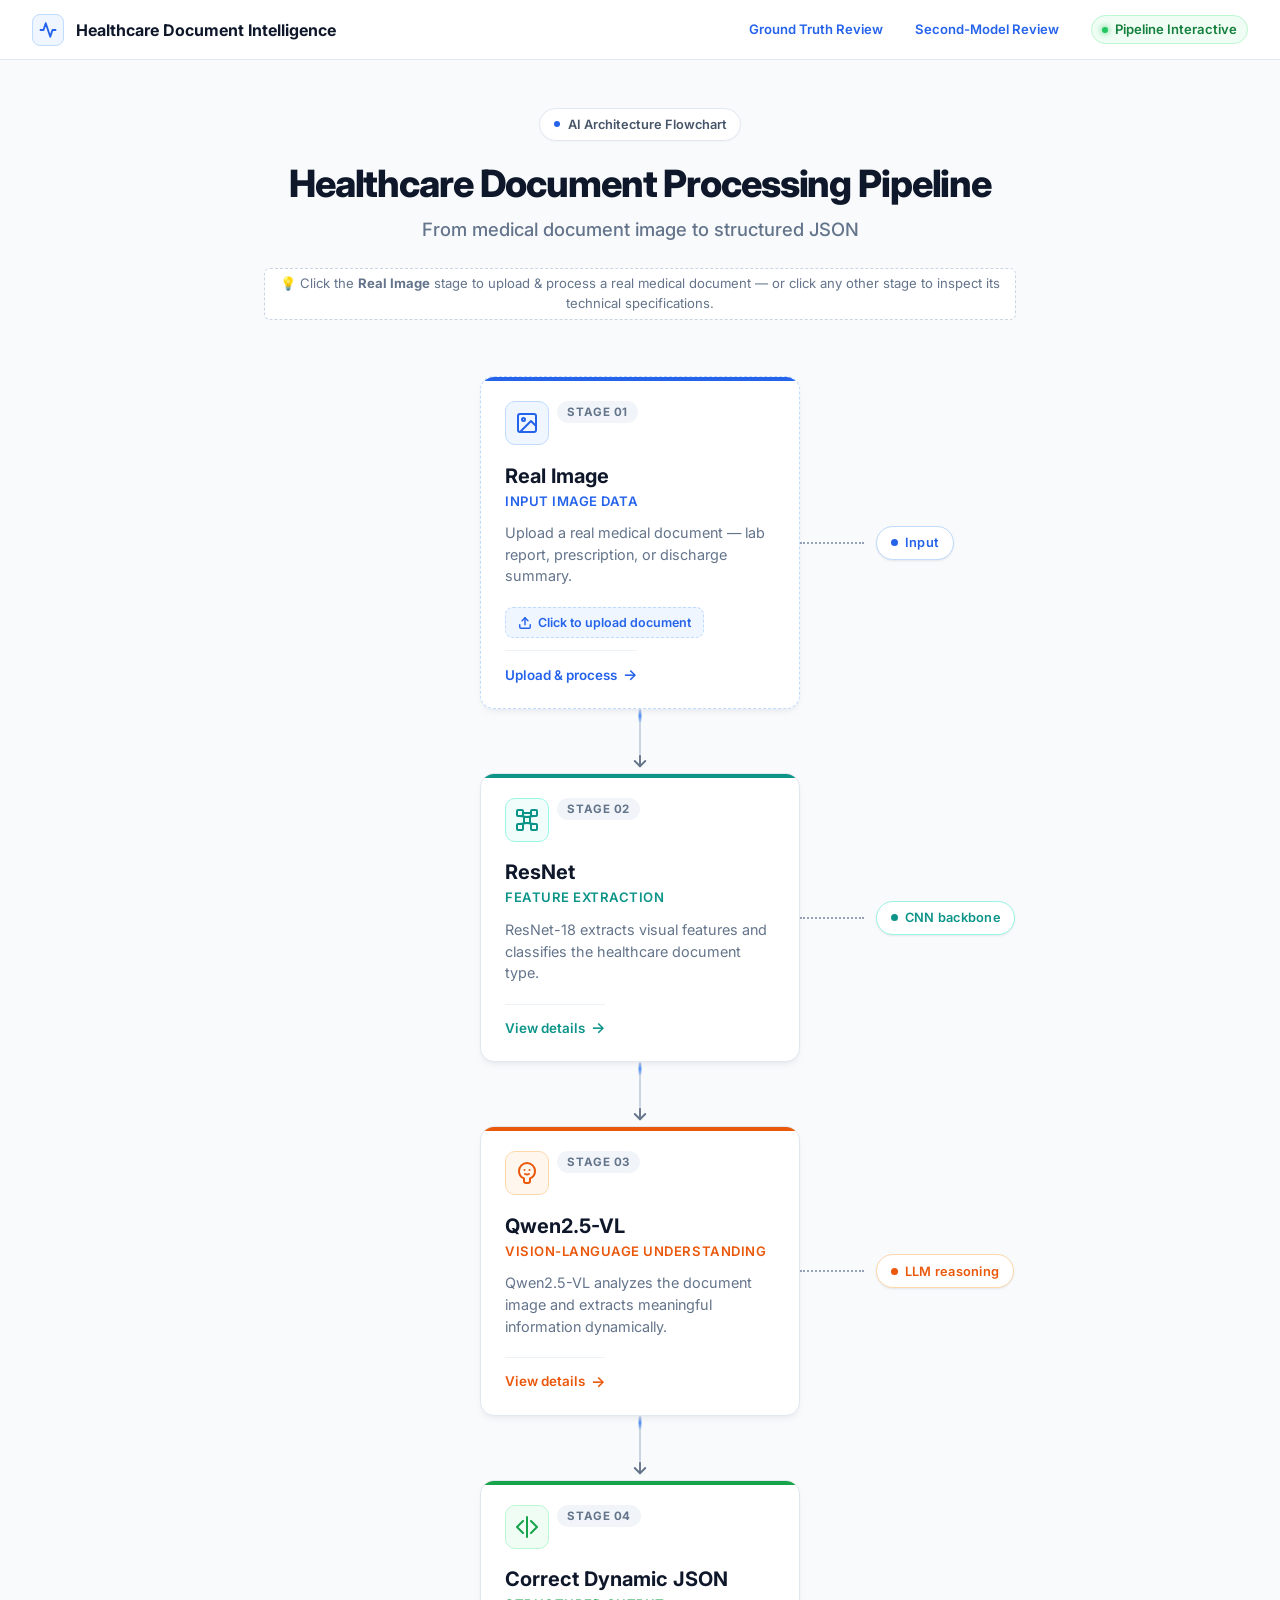
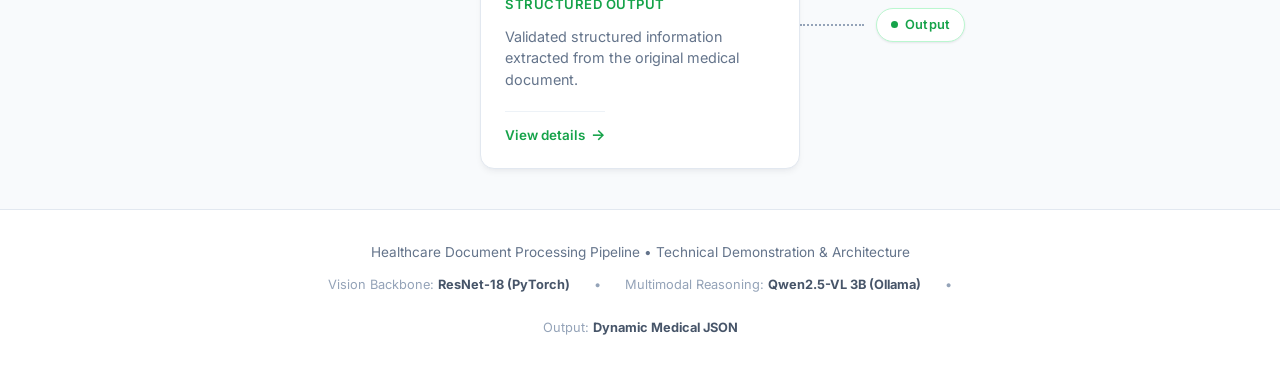
<file: frontend/index.html>
<!DOCTYPE html>
<html lang="en">
<head>
  <meta charset="UTF-8">
  <meta name="viewport" content="width=device-width, initial-scale=1.0">
  <title>Healthcare Document Intelligence — Live AI Pipeline</title>
  <meta name="description" content="Upload a real medical document (PNG, JPG, JPEG, WEBP) and process it through the live AI pipeline: ResNet-18 classification + Qwen2.5-VL extraction + JSON validation.">

  <!-- Google Fonts: Inter -->
  <link rel="preconnect" href="https://fonts.googleapis.com">
  <link rel="preconnect" href="https://fonts.gstatic.com" crossorigin>
  <link href="https://fonts.googleapis.com/css2?family=Inter:wght@400;500;600;700;800&family=JetBrains+Mono:wght@400;500;600&display=swap" rel="stylesheet">

  <!-- Pipeline Stylesheet -->
  <link rel="stylesheet" href="css/pipeline.css">

  <style>
    /* Global Presentation Layout Styling */
    * {
      box-sizing: border-box;
      margin: 0;
      padding: 0;
    }

    body {
      background-color: #f8fafc;
      color: #0f172a;
      font-family: 'Inter', -apple-system, BlinkMacSystemFont, "Segoe UI", Roboto, sans-serif;
      min-height: 100vh;
      display: flex;
      flex-direction: column;
      line-height: 1.5;
      -webkit-font-smoothing: antialiased;
    }

    /* Top Navigation Bar */
    .top-nav {
      background: #ffffff;
      border-bottom: 1px solid #e2e8f0;
      padding: 0.85rem 2rem;
      display: flex;
      align-items: center;
      justify-content: space-between;
      position: sticky;
      top: 0;
      z-index: 100;
    }

    .nav-brand {
      display: flex;
      align-items: center;
      gap: 0.75rem;
      font-weight: 700;
      font-size: 1rem;
      color: #0f172a;
    }

    .nav-badge-icon {
      width: 32px;
      height: 32px;
      border-radius: 8px;
      background: #eff6ff;
      border: 1px solid #bfdbfe;
      display: flex;
      align-items: center;
      justify-content: center;
      color: #2563eb;
    }

    .nav-meta {
      display: flex;
      align-items: center;
      gap: 1rem;
      font-size: 0.82rem;
    }

    .status-indicator {
      display: inline-flex;
      align-items: center;
      gap: 0.4rem;
      padding: 0.25rem 0.65rem;
      border-radius: 9999px;
      background: #f0fdf4;
      border: 1px solid #bbf7d0;
      color: #15803d;
      font-weight: 600;
    }

    .status-dot {
      width: 6px;
      height: 6px;
      border-radius: 50%;
      background: #22c55e;
      box-shadow: 0 0 6px #22c55e;
    }

    /* Main Presentation Hero */
    .presentation-hero {
      text-align: center;
      padding: 3rem 1.5rem 1rem 1.5rem;
      max-width: 800px;
      margin: 0 auto;
    }

    .project-tag {
      display: inline-flex;
      align-items: center;
      gap: 0.5rem;
      padding: 0.35rem 0.85rem;
      border-radius: 9999px;
      background: #ffffff;
      border: 1px solid #e2e8f0;
      box-shadow: 0 1px 2px rgba(0,0,0,0.03);
      font-size: 0.8rem;
      font-weight: 600;
      color: #475569;
      margin-bottom: 1.25rem;
    }

    .project-tag-dot {
      width: 6px;
      height: 6px;
      border-radius: 50%;
      background: #2563eb;
    }

    .main-title {
      font-size: 2.35rem;
      font-weight: 800;
      letter-spacing: -0.03em;
      color: #0f172a;
      line-height: 1.2;
      margin-bottom: 0.65rem;
    }

    .sub-title {
      font-size: 1.15rem;
      font-weight: 500;
      color: #64748b;
      margin-bottom: 1.5rem;
    }

    .interaction-hint {
      display: inline-flex;
      align-items: center;
      gap: 0.5rem;
      font-size: 0.82rem;
      color: #64748b;
      background: #ffffff;
      padding: 0.35rem 0.85rem;
      border-radius: 6px;
      border: 1px dashed #cbd5e1;
    }

    /* Presentation Footer */
    .presentation-footer {
      margin-top: auto;
      background: #ffffff;
      border-top: 1px solid #e2e8f0;
      padding: 2rem;
      text-align: center;
      color: #64748b;
      font-size: 0.85rem;
    }

    .footer-content {
      max-width: 800px;
      margin: 0 auto;
      display: flex;
      flex-direction: column;
      gap: 0.75rem;
    }

    .footer-specs {
      display: flex;
      justify-content: center;
      flex-wrap: wrap;
      gap: 1.5rem;
      font-size: 0.8rem;
      color: #94a3b8;
    }

    .footer-specs span strong {
      color: #475569;
    }

    @media (max-width: 768px) {
      .main-title {
        font-size: 1.75rem;
      }
      .sub-title {
        font-size: 1rem;
      }
      .top-nav {
        padding: 0.75rem 1rem;
      }
    }
  </style>
  <!-- Scrollbar width measurement: prevents layout shift when modal locks body scroll -->
  <script>
    (function() {
      var div = document.createElement('div');
      div.style.cssText = 'position:absolute;top:-9999px;width:99px;overflow:scroll';
      document.documentElement.appendChild(div);
      document.documentElement.style.setProperty('--scrollbar-width', (div.offsetWidth - div.clientWidth) + 'px');
      document.documentElement.removeChild(div);
    })();
  </script>
</head>
<body>

  <!-- Top App Navigation -->
  <header class="top-nav" role="banner">
    <div class="nav-brand">
      <div class="nav-badge-icon" aria-hidden="true">
        <svg width="18" height="18" viewBox="0 0 24 24" fill="none" stroke="currentColor" stroke-width="2.5" stroke-linecap="round" stroke-linejoin="round">
          <path d="M22 12h-4l-3 9L9 3l-3 9H2"></path>
        </svg>
      </div>
      <span>Healthcare Document Intelligence</span>
    </div>
    <div class="nav-meta">
      <a href="/ground-truth" style="margin-right:1rem;color:#2563eb;text-decoration:none;font-weight:600">Ground Truth Review</a>
      <a href="/verification" style="margin-right:1rem;color:#2563eb;text-decoration:none;font-weight:600">Second-Model Review</a>
      <div class="status-indicator">
        <span class="status-dot"></span>
        <span>Pipeline Interactive</span>
      </div>
    </div>
  </header>

  <main role="main">
    <!-- Header Section with Required Title & Subtitle -->
    <section class="presentation-hero">
      <div class="project-tag">
        <span class="project-tag-dot"></span>
        AI Architecture Flowchart
      </div>
      <h1 class="main-title">Healthcare Document Processing Pipeline</h1>
      <p class="sub-title">From medical document image to structured JSON</p>
      <div class="interaction-hint">
        <span>💡 Click the <strong>Real Image</strong> stage to upload &amp; process a real medical document — or click any other stage to inspect its technical specifications.</span>
      </div>
    </section>

    <!-- Interactive Vertical Flowchart Container -->
    <section class="healthcare-pipeline-wrapper" aria-label="Interactive Vertical Pipeline">
      <div id="healthcare-pipeline-container">
        <!-- Rendered dynamically by HealthcarePipeline in js/pipeline.js -->
      </div>
    </section>
  </main>

  <!-- Technical Presentation Footer -->
  <footer class="presentation-footer" role="contentinfo">
    <div class="footer-content">
      <p>Healthcare Document Processing Pipeline • Technical Demonstration & Architecture</p>
      <div class="footer-specs">
        <span>Vision Backbone: <strong>ResNet-18 (PyTorch)</strong></span>
        <span>•</span>
        <span>Multimodal Reasoning: <strong>Qwen2.5-VL 3B (Ollama)</strong></span>
        <span>•</span>
        <span>Output: <strong>Dynamic Medical JSON</strong></span>
      </div>
    </div>
  </footer>

  <!-- Pipeline Scripts -->
  <script src="js/pipeline.js"></script>
  <script>
    document.addEventListener("DOMContentLoaded", () => {
      // Initialize the HealthcarePipeline component
      const pipeline = new HealthcarePipeline("healthcare-pipeline-container");
      pipeline.init();
    });
  </script>
</body>
</html>
</file>
<file: frontend/css/pipeline.css>
/* ==========================================================================
   Healthcare Document Processing Pipeline Flowchart Stylesheet
   Modern, Clinical-Grade AI Presentation Component
   ========================================================================== */

:root {
  /* Design Tokens & Theme Colors */
  --bg-primary: #ffffff;
  --bg-canvas: #f8fafc;
  --bg-surface: #ffffff;
  --bg-card: #ffffff;
  --text-main: #0f172a;
  --text-muted: #64748b;
  --text-subtle: #94a3b8;
  --border-light: #e2e8f0;
  --border-subtle: #edf2f7;

  /* Stage Color Accents */
  --stage-blue: #2563eb;
  --stage-blue-light: #eff6ff;
  --stage-blue-border: #bfdbfe;
  --stage-blue-hover: #1d4ed8;

  --stage-teal: #0d9488;
  --stage-teal-light: #f0fdfa;
  --stage-teal-border: #99f6e4;
  --stage-teal-hover: #0f766e;

  --stage-coral: #ea580c;
  --stage-coral-light: #fff7ed;
  --stage-coral-border: #fed7aa;
  --stage-coral-hover: #c2410c;

  --stage-green: #16a34a;
  --stage-green-light: #f0fdf4;
  --stage-green-border: #bbf7d0;
  --stage-green-hover: #15803d;

  /* Typography */
  --font-family: -apple-system, BlinkMacSystemFont, "Inter", "Segoe UI", Roboto, Helvetica, Arial, sans-serif;
  --font-mono: ui-monospace, SFMono-Regular, Menlo, Monaco, Consolas, "Liberation Mono", "Courier New", monospace;

  /* Dimensions */
  --card-width-desktop: 320px;
  --radius-lg: 14px;
  --radius-md: 10px;
  --radius-pill: 9999px;
  
  /* Elevation Shadows */
  --shadow-sm: 0 1px 3px rgba(15, 23, 42, 0.05), 0 1px 2px rgba(15, 23, 42, 0.04);
  --shadow-card: 0 4px 6px -1px rgba(15, 23, 42, 0.05), 0 2px 4px -2px rgba(15, 23, 42, 0.03);
  --shadow-hover: 0 14px 28px -4px rgba(15, 23, 42, 0.1), 0 6px 12px -3px rgba(15, 23, 42, 0.06);
  --shadow-modal: 0 25px 50px -12px rgba(15, 23, 42, 0.25);

  --transition-smooth: all 0.24s cubic-bezier(0.16, 1, 0.3, 1);
}

/* --------------------------------------------------------------------------
   Container & Global Flowchart Shell
   -------------------------------------------------------------------------- */
.healthcare-pipeline-wrapper {
  width: 100%;
  max-width: 960px;
  margin: 0 auto;
  padding: 2.5rem 1rem;
  box-sizing: border-box;
  font-family: var(--font-family);
  color: var(--text-main);
}

.healthcare-pipeline {
  display: flex;
  flex-direction: column;
  align-items: center;
  position: relative;
  width: 100%;
}

/* --------------------------------------------------------------------------
   Pipeline Stage Row (Center Stage Box + Side Annotation)
   -------------------------------------------------------------------------- */
.pipeline-stage-row {
  position: relative;
  display: flex;
  align-items: center;
  justify-content: center;
  width: 100%;
  margin: 0;
  transition: var(--transition-smooth);
}

/* Stage Theme Colors Binding */
.stage-color-blue {
  --theme-accent: var(--stage-blue);
  --theme-light: var(--stage-blue-light);
  --theme-border: var(--stage-blue-border);
  --theme-hover: var(--stage-blue-hover);
}

.stage-color-teal {
  --theme-accent: var(--stage-teal);
  --theme-light: var(--stage-teal-light);
  --theme-border: var(--stage-teal-border);
  --theme-hover: var(--stage-teal-hover);
}

.stage-color-coral {
  --theme-accent: var(--stage-coral);
  --theme-light: var(--stage-coral-light);
  --theme-border: var(--stage-coral-border);
  --theme-hover: var(--stage-coral-hover);
}

.stage-color-green {
  --theme-accent: var(--stage-green);
  --theme-light: var(--stage-green-light);
  --theme-border: var(--stage-green-border);
  --theme-hover: var(--stage-green-hover);
}

/* --------------------------------------------------------------------------
   Main Stage Card (Exactly 320px wide on desktop)
   -------------------------------------------------------------------------- */
.stage-card {
  width: var(--card-width-desktop);
  box-sizing: border-box;
  background: var(--bg-card);
  border: 1px solid var(--border-light);
  border-radius: var(--radius-lg);
  padding: 1.5rem;
  box-shadow: var(--shadow-card);
  cursor: pointer;
  text-align: left;
  display: flex;
  flex-direction: column;
  position: relative;
  overflow: hidden;
  transition: var(--transition-smooth);
  outline: none;
  font-family: inherit;
  color: inherit;
  user-select: none;
  z-index: 2;
}

/* Top Accent Glow / Indicator Bar */
.stage-card-accent-bar {
  position: absolute;
  top: 0;
  left: 0;
  right: 0;
  height: 4px;
  background: var(--theme-accent);
  transition: var(--transition-smooth);
}

/* Card Header: Icon + Step Badge */
.stage-card-header {
  display: flex;
  align-items: flex-start;
  justify-content: space-between;
  margin-bottom: 1.15rem;
  gap: 0.5rem;
}

.stage-header-right {
  display: flex;
  flex-direction: column;
  align-items: flex-end;
  gap: 0.4rem;
}

.stage-icon-pill {
  width: 44px;
  height: 44px;
  border-radius: 10px;
  background: var(--theme-light);
  color: var(--theme-accent);
  display: flex;
  align-items: center;
  justify-content: center;
  border: 1px solid var(--theme-border);
  transition: var(--transition-smooth);
}

.stage-icon-pill svg {
  stroke: var(--theme-accent);
}

.stage-step-pill {
  font-size: 0.72rem;
  font-weight: 700;
  text-transform: uppercase;
  letter-spacing: 0.05em;
  padding: 0.25rem 0.65rem;
  border-radius: var(--radius-pill);
  background: #f1f5f9;
  color: var(--text-muted);
}

/* Card Body: Hierarchy (Title, Subtitle, Description) */
.stage-card-body {
  display: flex;
  flex-direction: column;
  flex-grow: 1;
}

.stage-title {
  margin: 0 0 0.25rem 0;
  font-size: 1.25rem;
  font-weight: 700;
  color: var(--text-main);
  line-height: 1.25;
  transition: color 0.2s ease;
}

.stage-subtitle {
  margin: 0 0 0.85rem 0;
  font-size: 0.82rem;
  font-weight: 600;
  color: var(--theme-accent);
  text-transform: uppercase;
  letter-spacing: 0.04em;
}

.stage-description {
  margin: 0 0 1.25rem 0;
  font-size: 0.9rem;
  line-height: 1.5;
  color: var(--text-muted);
}

/* Card Footer: Interaction CTA */
.stage-card-footer {
  margin-top: auto;
  padding-top: 0.85rem;
  border-top: 1px solid var(--border-subtle);
}

.view-details-cta {
  display: inline-flex;
  align-items: center;
  gap: 0.35rem;
  font-size: 0.84rem;
  font-weight: 600;
  color: var(--theme-accent);
  transition: var(--transition-smooth);
}

.cta-arrow {
  transition: transform 0.2s ease;
  font-size: 0.95rem;
}

/* --------------------------------------------------------------------------
   Interactive States: Hover, Focus, Active
   -------------------------------------------------------------------------- */
.stage-card:hover {
  transform: translateY(-4px);
  border-color: var(--theme-border);
  box-shadow: var(--shadow-hover);
}

.stage-card:hover .stage-title {
  color: var(--theme-hover);
}

.stage-card:hover .stage-icon-pill {
  transform: scale(1.05);
  box-shadow: 0 0 12px -2px var(--theme-border);
}

.stage-card:hover .view-details-cta {
  color: var(--theme-hover);
}

.stage-card:hover .cta-arrow {
  transform: translateX(4px);
}

.stage-card:focus-visible {
  outline: 2px solid var(--theme-accent);
  outline-offset: 3px;
}

.stage-card:active {
  transform: translateY(-1px);
}

/* --------------------------------------------------------------------------
   Desktop Side Annotations with Dotted Connector Line
   -------------------------------------------------------------------------- */
.stage-annotation-container {
  position: absolute;
  /* Positioned to the right of the 320px center card */
  left: calc(50% + (var(--card-width-desktop) / 2));
  display: flex;
  align-items: center;
  z-index: 1;
  pointer-events: none;
}

/* Dotted Connector Line */
.annotation-connector {
  width: 64px;
  height: 0;
  border-top: 2px dotted #94a3b8;
  margin-right: 0.75rem;
  order: 1;
}

.annotation-badge {
  order: 2;
  display: inline-flex;
  align-items: center;
  gap: 0.45rem;
  padding: 0.4rem 0.85rem;
  border-radius: var(--radius-pill);
  background: #ffffff;
  border: 1px solid var(--theme-border);
  box-shadow: var(--shadow-sm);
  font-size: 0.8rem;
  font-weight: 600;
  color: var(--theme-accent);
  letter-spacing: 0.02em;
  white-space: nowrap;
  pointer-events: auto;
}

.annotation-indicator {
  width: 7px;
  height: 7px;
  border-radius: 50%;
  background-color: var(--theme-accent);
}

/* Mobile Annotation (Hidden by default on Desktop) */
.stage-annotation-mobile {
  display: none;
}

/* --------------------------------------------------------------------------
   Downward Flow Arrows & Subtle Flow Animation
   -------------------------------------------------------------------------- */
.pipeline-arrow-wrapper {
  display: flex;
  justify-content: center;
  align-items: center;
  width: 100%;
  height: 64px;
  position: relative;
  z-index: 1;
}

.pipeline-arrow-track {
  display: flex;
  flex-direction: column;
  align-items: center;
  position: relative;
  width: 28px;
  height: 100%;
}

.arrow-line {
  width: 2px;
  height: calc(100% - 18px);
  background: #cbd5e1;
  position: relative;
  border-radius: 2px;
}

/* Subtle animated flow pulse moving down the arrow */
.arrow-pulse {
  position: absolute;
  top: 0;
  left: 50%;
  transform: translateX(-50%);
  width: 3px;
  height: 14px;
  background: linear-gradient(180deg, transparent, #3b82f6, transparent);
  border-radius: 2px;
  opacity: 0.85;
  animation: arrowFlowPulse 2.2s cubic-bezier(0.4, 0, 0.6, 1) infinite;
}

.arrow-head {
  color: #64748b;
  display: flex;
  align-items: center;
  justify-content: center;
  margin-top: -3px;
  transition: transform 0.2s ease;
}

@keyframes arrowFlowPulse {
  0% {
    top: 0;
    opacity: 0;
  }
  30% {
    opacity: 1;
  }
  70% {
    opacity: 1;
  }
  100% {
    top: calc(100% - 20px);
    opacity: 0;
  }
}

/* --------------------------------------------------------------------------
   Interactive Modal / Information Panel
   -------------------------------------------------------------------------- */
.stage-modal-backdrop {
  position: fixed;
  top: 0;
  left: 0;
  width: 100%;
  height: 100%;
  background: rgba(15, 23, 42, 0.45);
  backdrop-filter: blur(4px);
  -webkit-backdrop-filter: blur(4px);
  z-index: 1000;
  display: flex;
  align-items: center;
  justify-content: center;
  opacity: 0;
  visibility: hidden;
  transition: opacity 0.25s ease, visibility 0.25s ease;
  padding: 1.25rem;
  box-sizing: border-box;
}

.stage-modal-backdrop.is-open {
  opacity: 1;
  visibility: visible;
}

.stage-modal-dialog {
  background: #ffffff;
  width: 100%;
  max-width: 580px;
  max-height: 90vh;
  border-radius: 16px;
  box-shadow: var(--shadow-modal);
  border: 1px solid var(--border-light);
  display: flex;
  flex-direction: column;
  overflow: hidden;
  transform: scale(0.96) translateY(8px);
  transition: transform 0.25s cubic-bezier(0.16, 1, 0.3, 1);
}

.stage-modal-backdrop.is-open .stage-modal-dialog {
  transform: scale(1) translateY(0);
}

.stage-modal-header {
  display: flex;
  align-items: center;
  justify-content: space-between;
  padding: 1.25rem 1.5rem;
  border-bottom: 1px solid var(--border-light);
  background: #fafbfd;
}

.modal-badge-row {
  display: flex;
  align-items: center;
  gap: 0.65rem;
}

.modal-badge {
  font-size: 0.75rem;
  font-weight: 700;
  text-transform: uppercase;
  letter-spacing: 0.05em;
  color: var(--text-muted);
}

.modal-color-pill {
  font-size: 0.72rem;
  font-weight: 700;
  padding: 0.2rem 0.65rem;
  border-radius: var(--radius-pill);
}

.pill-blue { background: var(--stage-blue-light); color: var(--stage-blue); border: 1px solid var(--stage-blue-border); }
.pill-teal { background: var(--stage-teal-light); color: var(--stage-teal); border: 1px solid var(--stage-teal-border); }
.pill-coral { background: var(--stage-coral-light); color: var(--stage-coral); border: 1px solid var(--stage-coral-border); }
.pill-green { background: var(--stage-green-light); color: var(--stage-green); border: 1px solid var(--stage-green-border); }

.modal-close-btn {
  background: transparent;
  border: none;
  cursor: pointer;
  color: var(--text-muted);
  width: 34px;
  height: 34px;
  border-radius: 8px;
  display: flex;
  align-items: center;
  justify-content: center;
  transition: var(--transition-smooth);
}

.modal-close-btn:hover {
  background: #f1f5f9;
  color: var(--text-main);
}

.modal-close-btn:focus-visible {
  outline: 2px solid var(--stage-blue);
  outline-offset: 2px;
}

.stage-modal-body {
  padding: 1.5rem;
  overflow-y: auto;
  overflow-x: hidden;
  display: flex;
  flex-direction: column;
  gap: 1.25rem;
  /* Ensure body always scrolls regardless of content height */
  max-height: calc(90vh - 140px);
  -webkit-overflow-scrolling: touch;
}

/* Modal Title Section */
.modal-title-section {
  display: flex;
  flex-direction: column;
  gap: 0.6rem;
}

.modal-icon-header {
  display: flex;
  align-items: center;
  gap: 0.85rem;
}

.modal-icon-pill {
  width: 44px;
  height: 44px;
  border-radius: 12px;
  display: flex;
  align-items: center;
  justify-content: center;
  background: #f1f5f9;
  color: #334155;
  border: 1px solid var(--border-light);
}

.stage-theme-blue .modal-icon-pill { background: var(--stage-blue-light); color: var(--stage-blue); border-color: var(--stage-blue-border); }
.stage-theme-teal .modal-icon-pill { background: var(--stage-teal-light); color: var(--stage-teal); border-color: var(--stage-teal-border); }
.stage-theme-coral .modal-icon-pill { background: var(--stage-coral-light); color: var(--stage-coral); border-color: var(--stage-coral-border); }
.stage-theme-green .modal-icon-pill { background: var(--stage-green-light); color: var(--stage-green); border-color: var(--stage-green-border); }

.modal-main-title {
  margin: 0;
  font-size: 1.35rem;
  font-weight: 700;
  color: var(--text-main);
}

.modal-sub-title {
  margin: 0;
  font-size: 0.85rem;
  color: var(--text-muted);
  font-weight: 500;
}

.modal-summary-text {
  margin: 0.25rem 0 0 0;
  font-size: 0.92rem;
  line-height: 1.55;
  color: var(--text-muted);
}

/* Details Grid */
.modal-details-grid {
  display: grid;
  grid-template-columns: 1fr;
  gap: 0.85rem;
  background: #fafbfd;
  padding: 1.15rem;
  border-radius: 12px;
  border: 1px solid var(--border-light);
}

.detail-item {
  display: flex;
  flex-direction: column;
  gap: 0.25rem;
}

.detail-label {
  font-size: 0.75rem;
  font-weight: 700;
  text-transform: uppercase;
  letter-spacing: 0.04em;
  color: var(--text-subtle);
}

.detail-value {
  font-size: 0.9rem;
  color: var(--text-main);
  display: flex;
  flex-wrap: wrap;
  gap: 0.4rem;
}

.value-chip {
  display: inline-block;
  font-size: 0.78rem;
  font-weight: 600;
  padding: 0.2rem 0.55rem;
  border-radius: 6px;
  background: #e2e8f0;
  color: #334155;
}

/* Modal Behavior Card (Stage 3) */
.modal-section-card {
  border: 1px solid var(--border-light);
  border-radius: 12px;
  padding: 1.15rem;
  background: #ffffff;
}

.section-heading {
  margin: 0 0 0.75rem 0;
  font-size: 0.92rem;
  font-weight: 700;
  color: var(--text-main);
  display: flex;
  align-items: center;
  gap: 0.45rem;
}

.behavior-checklist {
  list-style: none;
  padding: 0;
  margin: 0;
  display: flex;
  flex-direction: column;
  gap: 0.5rem;
}

.behavior-checklist li {
  display: flex;
  align-items: flex-start;
  gap: 0.5rem;
  font-size: 0.88rem;
  line-height: 1.45;
  color: var(--text-muted);
}

.check-icon {
  color: var(--stage-teal);
  font-weight: bold;
}

/* Alert Boxes */
.modal-alert-box {
  display: flex;
  gap: 0.75rem;
  padding: 0.9rem 1.15rem;
  border-radius: 10px;
  font-size: 0.85rem;
  line-height: 1.45;
}

.alert-warning {
  background: #fffbeb;
  border: 1px solid #fef3c7;
  color: #92400e;
}

.alert-warning p {
  margin: 0.2rem 0 0 0;
  font-size: 0.82rem;
}

.alert-info {
  background: #eff6ff;
  border: 1px solid #dbeafe;
  color: #1e40af;
}

.alert-info p {
  margin: 0;
}

/* JSON Code Preview (Stage 4) */
.json-preview-card {
  padding: 0;
  overflow: hidden;
  background: #0f172a;
  border: 1px solid #1e293b;
}

.json-header-bar {
  display: flex;
  align-items: center;
  justify-content: space-between;
  padding: 0.65rem 1rem;
  background: #1e293b;
  border-bottom: 1px solid #334155;
}

.code-badge {
  font-size: 0.75rem;
  font-weight: 700;
  color: #94a3b8;
  text-transform: uppercase;
  letter-spacing: 0.05em;
  font-family: var(--font-mono);
}

.code-status {
  font-size: 0.72rem;
  color: #4ade80;
  font-weight: 600;
}

.json-code-block {
  margin: 0;
  padding: 1.15rem;
  font-family: var(--font-mono);
  font-size: 0.82rem;
  line-height: 1.55;
  color: #f8fafc;
  overflow-x: auto;
}

/* Syntax Highlighting */
.token-key { color: #38bdf8; font-weight: 600; }
.token-string { color: #a5f3fc; }
.token-number { color: #f59e0b; }
.token-boolean { color: #c084fc; font-weight: 600; }
.token-null { color: #f43f5e; font-weight: 600; }

.stage-modal-footer {
  padding: 1rem 1.5rem;
  border-top: 1px solid var(--border-light);
  display: flex;
  justify-content: flex-end;
  background: #fafbfd;
}

.modal-dismiss-btn {
  padding: 0.55rem 1.25rem;
  border-radius: 8px;
  background: #0f172a;
  color: #ffffff;
  font-size: 0.86rem;
  font-weight: 600;
  border: none;
  cursor: pointer;
  transition: var(--transition-smooth);
}

.modal-dismiss-btn:hover {
  background: #334155;
}

.modal-dismiss-btn:focus-visible {
  outline: 2px solid var(--stage-blue);
  outline-offset: 2px;
}

/* Applied to <body> only while modal is open — JS removes this on close */
.modal-scroll-lock {
  overflow: hidden;
  /* Prevent layout shift from scrollbar disappearing */
  padding-right: var(--scrollbar-width, 0px);
}

/* Accessibility screen reader utility */
.sr-only {
  position: absolute;
  width: 1px;
  height: 1px;
  padding: 0;
  margin: -1px;
  overflow: hidden;
  clip: rect(0, 0, 0, 0);
  white-space: nowrap;
  border: 0;
}

/* --------------------------------------------------------------------------
   Responsive Layout (Mobile & Tablet < 768px)
   -------------------------------------------------------------------------- */
@media (max-width: 768px) {
  .healthcare-pipeline-wrapper {
    padding: 1.5rem 0.75rem;
  }

  .pipeline-stage-row {
    flex-direction: column;
  }

  /* Desktop annotation hidden on mobile */
  .stage-annotation-container {
    display: none;
  }

  /* Mobile annotation displayed below or within card */
  .stage-annotation-mobile {
    display: block;
    margin-bottom: 0.85rem;
  }

  .annotation-badge-mobile {
    display: inline-flex;
    align-items: center;
    gap: 0.4rem;
    font-size: 0.78rem;
    color: var(--theme-accent);
    background: var(--theme-light);
    border: 1px solid var(--theme-border);
    padding: 0.25rem 0.65rem;
    border-radius: var(--radius-pill);
  }

  .annotation-dot {
    width: 6px;
    height: 6px;
    border-radius: 50%;
    background-color: var(--theme-accent);
  }

  /* Card stretches to 100% width on mobile with max-width */
  .stage-card {
    width: 100%;
    max-width: 360px;
    padding: 1.25rem;
  }

  .pipeline-arrow-wrapper {
    height: 48px;
  }
}

/* ==========================================================================
   NEW SECTION: Scrolling & Layout Reliability Fixes
   ========================================================================== */

html {
  overflow-x: hidden;
  scroll-behavior: smooth;
}

body {
  overflow-x: hidden;
}

.healthcare-pipeline-wrapper {
  overflow: visible;
}

/* ==========================================================================
   NEW SECTION: Stage Status Badge System
   ========================================================================== */

.stage-status-badge {
  display: inline-flex;
  align-items: center;
  gap: 0.3rem;
  font-size: 0.7rem;
  font-weight: 700;
  padding: 0.18rem 0.5rem;
  border-radius: var(--radius-pill);
  min-width: 0;
  transition: var(--transition-smooth);
  white-space: nowrap;
}

.stage-status-badge[data-status="idle"],
.stage-status-badge:empty {
  display: none;
}

.stage-status-badge[data-status="waiting"] {
  background: #f1f5f9;
  color: #94a3b8;
  border: 1px solid #e2e8f0;
}

.stage-status-badge[data-status="processing"] {
  background: #eff6ff;
  color: #2563eb;
  border: 1px solid #bfdbfe;
}

.stage-status-badge[data-status="done"] {
  background: #f0fdf4;
  color: #16a34a;
  border: 1px solid #bbf7d0;
}

.stage-status-badge[data-status="error"] {
  background: #fef2f2;
  color: #dc2626;
  border: 1px solid #fecaca;
  font-size: 0.66rem;
}

.badge-spinner {
  width: 10px;
  height: 10px;
  border: 2px solid #bfdbfe;
  border-top-color: #2563eb;
  border-radius: 50%;
  animation: badgeSpin 0.75s linear infinite;
  display: inline-block;
  flex-shrink: 0;
}

@keyframes badgeSpin {
  to { transform: rotate(360deg); }
}

.badge-dot-waiting {
  width: 6px;
  height: 6px;
  border-radius: 50%;
  background: #94a3b8;
  display: inline-block;
  flex-shrink: 0;
}

/* ==========================================================================
   NEW SECTION: Stage Header Right Column (step pill + badge)
   ========================================================================== */

.stage-header-right {
  display: flex;
  flex-direction: column;
  align-items: flex-end;
  gap: 0.4rem;
  flex-shrink: 0;
}

/* ==========================================================================
   NEW SECTION: Upload Stage Card Visual Hint
   ========================================================================== */

.stage-card-upload {
  border-style: dashed;
  border-color: var(--stage-blue-border);
}

.stage-card-upload:hover {
  border-style: solid;
  border-color: var(--stage-blue);
}

.stage-upload-hint {
  display: flex;
  align-items: center;
  gap: 0.4rem;
  font-size: 0.78rem;
  font-weight: 600;
  color: var(--stage-blue);
  background: var(--stage-blue-light);
  border: 1px dashed var(--stage-blue-border);
  border-radius: 8px;
  padding: 0.45rem 0.75rem;
  margin-bottom: 0.75rem;
}

/* ==========================================================================
   NEW SECTION: Modal Upload Panel (Stage 1 upload form inside modal body)
   ========================================================================== */

.modal-upload-panel {
  background: #f8fafc;
  border: 1px solid var(--border-light);
  border-radius: 12px;
  padding: 1.15rem;
  display: flex;
  flex-direction: column;
  gap: 0.85rem;
}

.upload-section-label {
  display: flex;
  align-items: center;
  gap: 0.45rem;
  font-size: 0.82rem;
  font-weight: 700;
  color: var(--text-main);
  text-transform: uppercase;
  letter-spacing: 0.04em;
}

.upload-drop-zone {
  border: 2px dashed #cbd5e1;
  border-radius: 10px;
  padding: 1.5rem 1rem;
  display: flex;
  flex-direction: column;
  align-items: center;
  gap: 0.6rem;
  cursor: pointer;
  text-align: center;
  background: #ffffff;
  transition: var(--transition-smooth);
  color: #94a3b8;
}

.upload-drop-zone:hover,
.upload-drop-zone:focus-visible {
  border-color: var(--stage-blue);
  background: var(--stage-blue-light);
  color: var(--stage-blue);
  outline: none;
}

.upload-drop-zone.drag-over {
  border-color: var(--stage-blue);
  background: #dbeafe;
  color: var(--stage-blue);
}

.drop-zone-text {
  margin: 0;
  font-size: 0.88rem;
  font-weight: 500;
  line-height: 1.45;
  color: var(--text-muted);
}

.drop-zone-sub {
  font-size: 0.8rem;
  color: var(--stage-blue);
  font-weight: 600;
}

.drop-zone-formats {
  font-size: 0.72rem;
  font-weight: 700;
  text-transform: uppercase;
  letter-spacing: 0.06em;
  color: #94a3b8;
  background: #f1f5f9;
  padding: 0.2rem 0.65rem;
  border-radius: var(--radius-pill);
}

.upload-file-selected {
  display: flex;
  align-items: center;
  gap: 0.5rem;
}

.file-chip {
  display: inline-flex;
  align-items: center;
  gap: 0.45rem;
  background: #eff6ff;
  border: 1px solid var(--stage-blue-border);
  border-radius: 8px;
  padding: 0.35rem 0.75rem;
  font-size: 0.82rem;
  font-weight: 600;
  color: var(--stage-blue);
  max-width: 100%;
  overflow: hidden;
  flex: 1;
  min-width: 0;
}

.file-chip svg {
  flex-shrink: 0;
  stroke: var(--stage-blue);
}

.file-chip span {
  overflow: hidden;
  text-overflow: ellipsis;
  white-space: nowrap;
}

.file-chip-remove {
  background: transparent;
  border: none;
  cursor: pointer;
  color: #94a3b8;
  font-size: 0.75rem;
  padding: 0.1rem 0.15rem;
  border-radius: 4px;
  line-height: 1;
  transition: color 0.15s ease;
  flex-shrink: 0;
}

.file-chip-remove:hover { color: #dc2626; }

.upload-error-msg {
  background: #fef2f2;
  border: 1px solid #fecaca;
  border-radius: 8px;
  padding: 0.55rem 0.85rem;
  font-size: 0.82rem;
  color: #dc2626;
  font-weight: 500;
}

.process-document-btn {
  display: flex;
  align-items: center;
  justify-content: center;
  gap: 0.5rem;
  width: 100%;
  padding: 0.7rem 1.25rem;
  background: var(--stage-blue);
  color: #ffffff;
  font-size: 0.9rem;
  font-weight: 700;
  border: none;
  border-radius: 10px;
  cursor: pointer;
  transition: var(--transition-smooth);
  letter-spacing: 0.01em;
  font-family: inherit;
}

.process-document-btn:hover:not(:disabled) {
  background: var(--stage-blue-hover);
  transform: translateY(-1px);
  box-shadow: 0 4px 12px rgba(37, 99, 235, 0.3);
}

.process-document-btn:active:not(:disabled) { transform: translateY(0); }

.process-document-btn:disabled {
  opacity: 0.45;
  cursor: not-allowed;
}

.process-document-btn:focus-visible {
  outline: 2px solid var(--stage-blue);
  outline-offset: 3px;
}

/* ==========================================================================
   NEW SECTION: Pipeline Results Panel
   ========================================================================== */

.pipeline-results-panel {
  margin-top: 2.5rem;
  border: 1px solid var(--border-light);
  border-radius: 16px;
  background: #ffffff;
  box-shadow: var(--shadow-card);
  overflow: hidden;
}

.results-panel-header {
  display: flex;
  align-items: center;
  justify-content: space-between;
  padding: 1rem 1.35rem;
  background: #fafbfd;
  border-bottom: 1px solid var(--border-light);
  flex-wrap: wrap;
  gap: 0.5rem;
}

.results-header-left {
  display: flex;
  align-items: center;
  gap: 0.5rem;
  font-weight: 700;
  font-size: 0.9rem;
  color: var(--text-main);
}

.results-header-badge {
  font-size: 0.75rem;
  font-weight: 700;
  padding: 0.25rem 0.75rem;
  border-radius: var(--radius-pill);
  letter-spacing: 0.02em;
}

.results-badge-success { background: #f0fdf4; color: #16a34a; border: 1px solid #bbf7d0; }
.results-badge-review  { background: #fffbeb; color: #92400e; border: 1px solid #fef3c7; }
.results-badge-error   { background: #fef2f2; color: #dc2626; border: 1px solid #fecaca; }

.result-meta-grid {
  display: grid;
  grid-template-columns: repeat(auto-fill, minmax(180px, 1fr));
  gap: 0.85rem;
  padding: 1.15rem 1.35rem;
  background: #fafbfd;
  border-bottom: 1px solid var(--border-light);
}

.meta-item { display: flex; flex-direction: column; gap: 0.2rem; }

.meta-label {
  font-size: 0.7rem;
  font-weight: 700;
  text-transform: uppercase;
  letter-spacing: 0.05em;
  color: var(--text-subtle);
}

.meta-value { font-size: 0.88rem; font-weight: 600; color: var(--text-main); }

.meta-id {
  font-family: var(--font-mono);
  font-size: 0.78rem;
  background: #f1f5f9;
  padding: 0.15rem 0.4rem;
  border-radius: 4px;
  color: #334155;
}

.meta-type { color: var(--stage-blue); }
.conf-high { color: var(--stage-green); }
.conf-mid  { color: var(--stage-coral); }
.conf-low  { color: #dc2626; }
.meta-status-success { color: var(--stage-green); }
.meta-status-failed  { color: #dc2626; }

.result-section-divider {
  display: flex;
  align-items: center;
  justify-content: space-between;
  padding: 0.65rem 1.35rem;
  background: #0f172a;
  color: #94a3b8;
  font-size: 0.75rem;
  font-weight: 700;
  text-transform: uppercase;
  letter-spacing: 0.06em;
}

.divider-note {
  font-size: 0.7rem;
  font-weight: 500;
  color: #4ade80;
  text-transform: none;
  letter-spacing: 0;
}

.result-ollama-banner {
  margin: 1rem 1.35rem;
  background: #fffbeb;
  border: 1px solid #fde68a;
  border-radius: 10px;
  padding: 0.9rem 1.1rem;
  font-size: 0.85rem;
}

.ollama-banner-header {
  display: flex;
  align-items: center;
  gap: 0.5rem;
  color: #92400e;
  margin-bottom: 0.4rem;
}

.ollama-banner-header svg { flex-shrink: 0; stroke: #d97706; }
.result-ollama-banner p { margin: 0.2rem 0; color: #78350f; font-size: 0.82rem; }
.ollama-hint { color: #b45309; font-size: 0.79rem; }
.ollama-hint code { background: #fef3c7; padding: 0.1rem 0.35rem; border-radius: 4px; font-family: var(--font-mono); }

.result-review-banner {
  margin: 0 1.35rem 0.75rem;
  background: #fff7ed;
  border: 1px solid var(--stage-coral-border);
  border-radius: 10px;
  padding: 0.9rem 1.1rem;
}

.review-banner-header {
  display: flex;
  align-items: center;
  gap: 0.5rem;
  font-size: 0.86rem;
  font-weight: 700;
  color: #c2410c;
  margin-bottom: 0.4rem;
}

.review-banner-header svg { stroke: var(--stage-coral); flex-shrink: 0; }

.review-reasons {
  margin: 0;
  padding-left: 1.25rem;
  font-size: 0.82rem;
  color: #9a3412;
  display: flex;
  flex-direction: column;
  gap: 0.2rem;
}

.result-error-banner {
  display: flex;
  gap: 0.75rem;
  align-items: flex-start;
  margin: 1rem 1.35rem;
  background: #fef2f2;
  border: 1px solid #fecaca;
  border-radius: 10px;
  padding: 0.9rem 1.1rem;
  color: #7f1d1d;
  font-size: 0.86rem;
}

.result-error-banner svg { stroke: #dc2626; flex-shrink: 0; margin-top: 0.1rem; }
.result-error-banner strong { display: block; margin-bottom: 0.2rem; color: #dc2626; }
.result-error-banner p { margin: 0; font-size: 0.82rem; }

.result-extraction-failed {
  margin: 0 1.35rem 0.75rem;
  background: #fef2f2;
  border: 1px solid #fecaca;
  border-radius: 10px;
  padding: 0.9rem 1.1rem;
}

.extraction-failed-header {
  display: flex;
  align-items: center;
  gap: 0.45rem;
  font-weight: 700;
  color: #dc2626;
  font-size: 0.86rem;
  margin-bottom: 0.35rem;
}

.extraction-failed-header svg { stroke: #dc2626; flex-shrink: 0; }
.result-extraction-failed p { margin: 0; font-size: 0.82rem; color: #7f1d1d; }

/* ==========================================================================
   NEW SECTION: JSON Output Viewer
   ========================================================================== */

.result-json-section {
  margin: 0 1.35rem 1.35rem;
  border: 1px solid #1e293b;
  border-radius: 10px;
  overflow: hidden;
  background: #0f172a;
}

.result-json-toolbar {
  display: flex;
  align-items: center;
  justify-content: space-between;
  padding: 0.55rem 0.85rem;
  background: #1e293b;
  border-bottom: 1px solid #334155;
  flex-wrap: wrap;
  gap: 0.4rem;
}

.json-toolbar-left {
  display: flex;
  align-items: center;
  gap: 0.5rem;
  color: #94a3b8;
  font-size: 0.75rem;
  font-weight: 600;
}

.json-toolbar-left svg { stroke: #64748b; }

.json-lines-count {
  background: #334155;
  padding: 0.12rem 0.45rem;
  border-radius: 4px;
  font-family: var(--font-mono);
  font-size: 0.7rem;
  color: #64748b;
}

.json-toolbar-right { display: flex; align-items: center; gap: 0.4rem; }

.json-tool-btn {
  background: #334155;
  border: 1px solid #475569;
  border-radius: 6px;
  color: #94a3b8;
  font-size: 0.72rem;
  font-weight: 600;
  padding: 0.25rem 0.65rem;
  cursor: pointer;
  transition: all 0.15s ease;
  display: inline-flex;
  align-items: center;
  gap: 0.3rem;
  font-family: inherit;
}

.json-tool-btn:hover { background: #475569; color: #e2e8f0; }
.json-copy-btn:hover { background: #1d4ed8; border-color: #3b82f6; color: #ffffff; }
.json-tool-btn:focus-visible { outline: 2px solid #3b82f6; outline-offset: 2px; }

.result-json-container {
  max-height: 400px;
  overflow-y: auto;
  overflow-x: auto;
  transition: max-height 0.35s ease;
  -webkit-overflow-scrolling: touch;
}

.result-json-container.json-expanded { max-height: 800px; }

.result-json-pre {
  margin: 0;
  padding: 1.1rem;
  font-family: var(--font-mono);
  font-size: 0.81rem;
  line-height: 1.6;
  color: #f8fafc;
  white-space: pre;
  word-wrap: normal;
}

.result-storage-confirm {
  display: flex;
  align-items: center;
  gap: 0.4rem;
  font-size: 0.78rem;
  color: var(--stage-green);
  background: #f0fdf4;
  border: 1px solid var(--stage-green-border);
  border-radius: 8px;
  padding: 0.45rem 0.85rem;
  margin: 0 1.35rem 0.75rem;
  font-weight: 600;
}

.result-storage-confirm svg { stroke: var(--stage-green); flex-shrink: 0; }
.result-storage-confirm code {
  font-family: var(--font-mono);
  background: #dcfce7;
  padding: 0.1rem 0.35rem;
  border-radius: 4px;
  font-size: 0.75rem;
  color: #14532d;
}

/* ==========================================================================
   NEW SECTION: Process Another Document button
   ========================================================================== */

.result-actions {
  padding: 1rem 1.35rem 1.35rem;
  display: flex;
  justify-content: flex-start;
}

.process-another-btn {
  display: inline-flex;
  align-items: center;
  gap: 0.5rem;
  padding: 0.6rem 1.15rem;
  background: #f1f5f9;
  border: 1px solid #e2e8f0;
  border-radius: 8px;
  color: var(--text-main);
  font-size: 0.86rem;
  font-weight: 600;
  cursor: pointer;
  transition: var(--transition-smooth);
  font-family: inherit;
}

.process-another-btn:hover { background: #e2e8f0; border-color: #cbd5e1; }
.process-another-btn:focus-visible { outline: 2px solid var(--stage-blue); outline-offset: 2px; }
.process-another-btn svg { stroke: var(--text-muted); }

/* ==========================================================================
   NEW SECTION: Additional responsive for new components
   ========================================================================== */

@media (max-width: 768px) {
  .result-meta-grid {
    grid-template-columns: 1fr 1fr;
    padding: 0.85rem;
  }

  .results-panel-header { padding: 0.85rem; }

  .result-ollama-banner,
  .result-review-banner,
  .result-extraction-failed,
  .result-json-section,
  .result-storage-confirm {
    margin-left: 0.85rem;
    margin-right: 0.85rem;
  }

  .result-section-divider {
    padding: 0.55rem 0.85rem;
    flex-direction: column;
    align-items: flex-start;
    gap: 0.2rem;
  }

  .result-json-container { max-height: 280px; }
  .result-actions { padding: 0.85rem; }
  .process-another-btn { width: 100%; justify-content: center; }
  .upload-drop-zone { padding: 1rem 0.75rem; }

  .stage-status-badge { font-size: 0.65rem; padding: 0.15rem 0.4rem; }
  .stage-status-badge[data-status="error"] { font-size: 0.6rem; }
}

@media (max-width: 480px) {
  .result-meta-grid { grid-template-columns: 1fr; }
  .json-toolbar-right { width: 100%; justify-content: flex-end; }
}
.verification-finding { border-left: 4px solid #b45309; background: #fffbeb; padding: .65rem; margin: .5rem 0; }
.verification-finding.status-CONSISTENT { border-left-color: #15803d; background: #f0fdf4; }
.verification-finding.status-DISCREPANCY_DETECTED { border-left-color: #b91c1c; background: #fef2f2; }
.verification-finding.status-UNREADABLE, .verification-finding.status-REVIEW_REQUIRED { border-left-color: #b45309; }
.verification-finding pre { white-space: pre-wrap; overflow-wrap: anywhere; }
.verification-policy { color: #475569; font-size: .9rem; }
</file>
